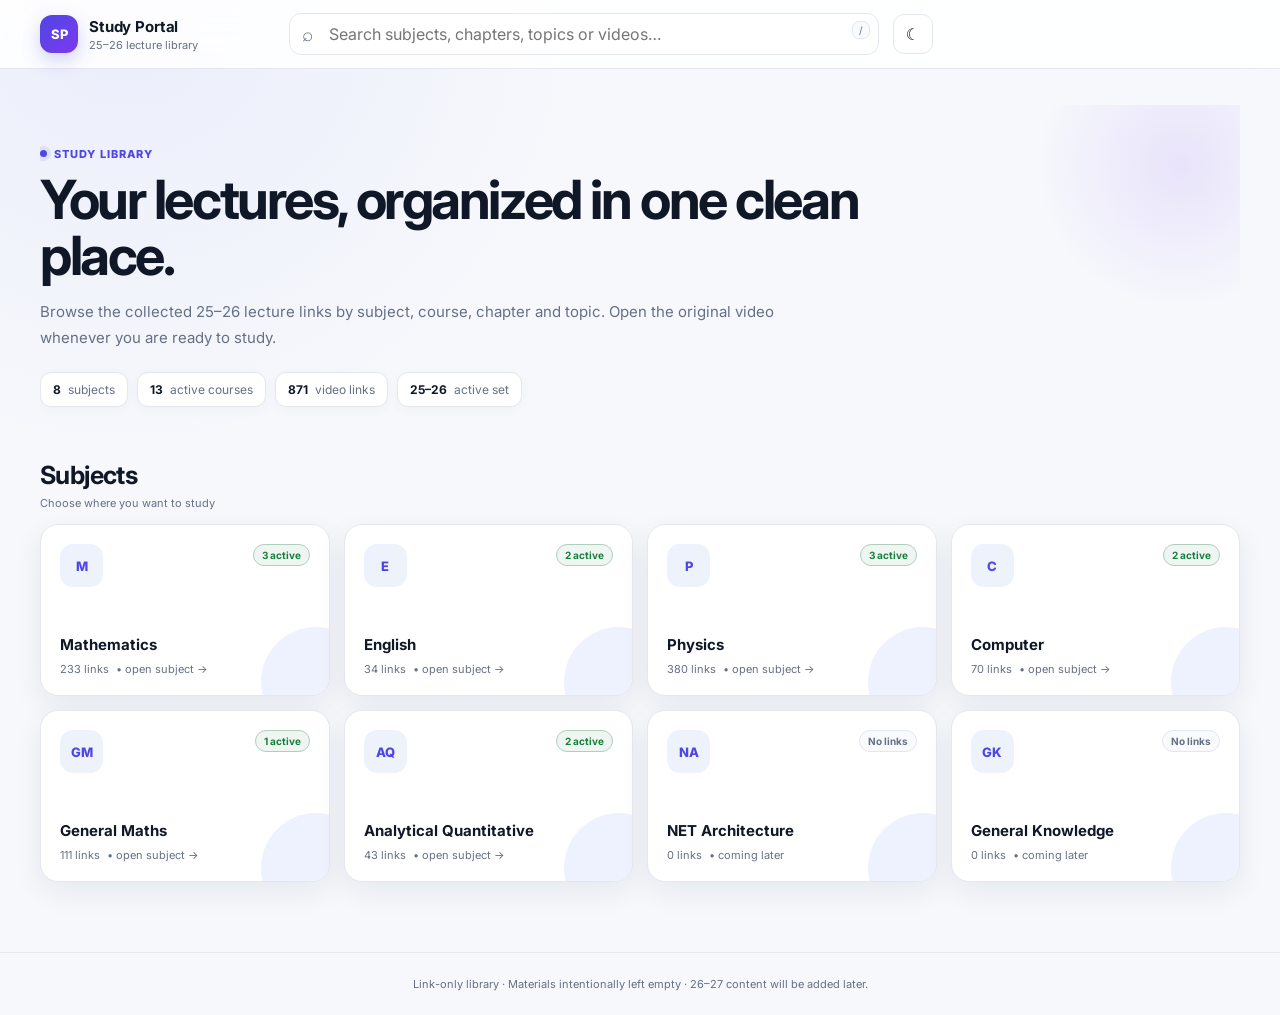
<file: index.html>
<!doctype html>
<html lang="en">
<head>
<meta charset="utf-8">
<meta name="viewport" content="width=device-width,initial-scale=1">
<meta name="theme-color" content="#0f172a">
<meta name="description" content="Study Portal — organized 25–26 lecture links">
<title>Study Portal — 25–26</title>
<link rel="preconnect" href="https://fonts.googleapis.com">
<link rel="preconnect" href="https://fonts.gstatic.com" crossorigin>
<link href="https://fonts.googleapis.com/css2?family=Inter:wght@400;500;600;700;800&display=swap" rel="stylesheet">
<link rel="stylesheet" href="styles.css">
</head>
<body>
<div id="app"><main class="container loading"><div class="loader"></div><p>Loading your library…</p></main></div>
<script src="app.js"></script>
</body>
</html>
</file>
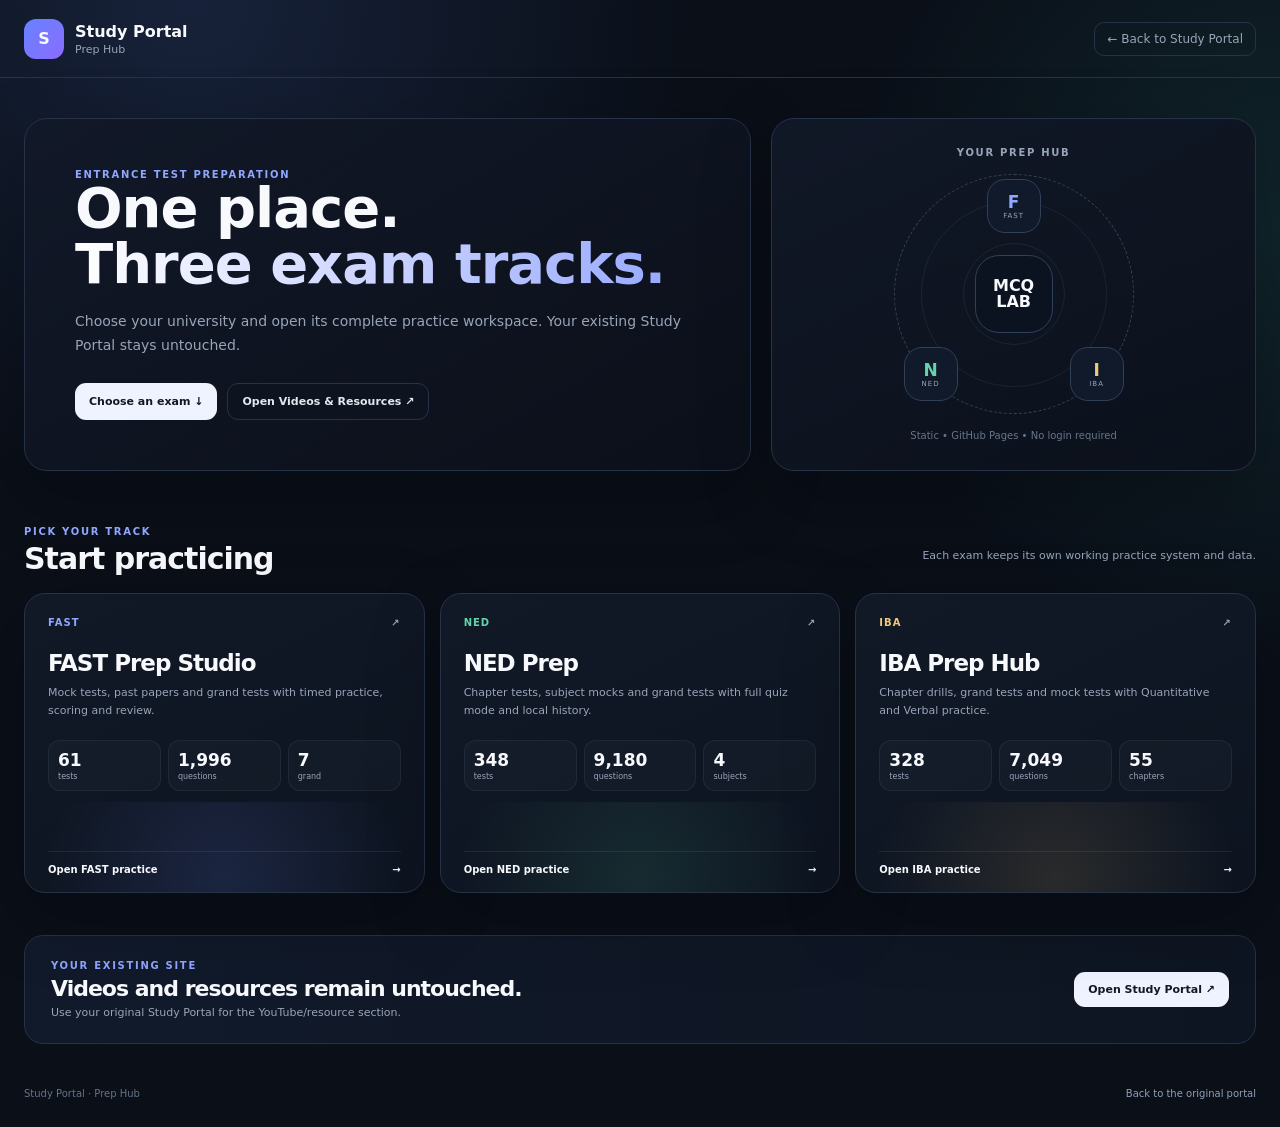
<file: prep/index.html>
<!doctype html>
<html lang="en">
<head>
<meta charset="utf-8">
<meta name="viewport" content="width=device-width,initial-scale=1">
<title>Study Portal — Prep Hub</title>
<meta name="description" content="FAST, NED and IBA entrance-test preparation in one place.">
<link rel="stylesheet" href="styles.css">
</head>
<body>
<header class="topbar">
  <a class="brand" href="../">
    <span class="logo">S</span>
    <span><b>Study Portal</b><small>Prep Hub</small></span>
  </a>
  <a class="back" href="../">← Back to Study Portal</a>
</header>

<main>
  <section class="hero">
    <div>
      <p class="eyebrow">ENTRANCE TEST PREPARATION</p>
      <h1>One place.<br><span>Three exam tracks.</span></h1>
      <p class="intro">
        Choose your university and open its complete practice workspace.
        Your existing Study Portal stays untouched.
      </p>
      <div class="actions">
        <a class="primary" href="#tracks">Choose an exam ↓</a>
        <a class="secondary" href="../">Open Videos & Resources ↗</a>
      </div>
    </div>

    <div class="visual">
      <div class="visual-label">YOUR PREP HUB</div>
      <div class="circle">
        <div class="center">MCQ<br>LAB</div>
        <div class="orb f"><b>F</b><small>FAST</small></div>
        <div class="orb n"><b>N</b><small>NED</small></div>
        <div class="orb i"><b>I</b><small>IBA</small></div>
      </div>
      <p>Static • GitHub Pages • No login required</p>
    </div>
  </section>

  <section id="tracks">
    <div class="heading">
      <div>
        <p class="eyebrow">PICK YOUR TRACK</p>
        <h2>Start practicing</h2>
      </div>
      <p class="note">Each exam keeps its own working practice system and data.</p>
    </div>

    <div class="grid">
      <a class="card fast" href="fast/">
        <div class="card-head"><span>FAST</span><b>↗</b></div>
        <h3>FAST Prep Studio</h3>
        <p>Mock tests, past papers and grand tests with timed practice, scoring and review.</p>
        <div class="stats">
          <div><b>61</b><small>tests</small></div>
          <div><b>1,996</b><small>questions</small></div>
          <div><b>7</b><small>grand</small></div>
        </div>
        <footer>Open FAST practice <b>→</b></footer>
      </a>

      <a class="card ned" href="ned/">
        <div class="card-head"><span>NED</span><b>↗</b></div>
        <h3>NED Prep</h3>
        <p>Chapter tests, subject mocks and grand tests with full quiz mode and local history.</p>
        <div class="stats">
          <div><b>348</b><small>tests</small></div>
          <div><b>9,180</b><small>questions</small></div>
          <div><b>4</b><small>subjects</small></div>
        </div>
        <footer>Open NED practice <b>→</b></footer>
      </a>

      <a class="card iba" href="iba/">
        <div class="card-head"><span>IBA</span><b>↗</b></div>
        <h3>IBA Prep Hub</h3>
        <p>Chapter drills, grand tests and mock tests with Quantitative and Verbal practice.</p>
        <div class="stats">
          <div><b>328</b><small>tests</small></div>
          <div><b>7,049</b><small>questions</small></div>
          <div><b>55</b><small>chapters</small></div>
        </div>
        <footer>Open IBA practice <b>→</b></footer>
      </a>
    </div>
  </section>

  <section class="resource">
    <div>
      <p class="eyebrow">YOUR EXISTING SITE</p>
      <h2>Videos and resources remain untouched.</h2>
      <p>Use your original Study Portal for the YouTube/resource section.</p>
    </div>
    <a class="primary" href="../">Open Study Portal ↗</a>
  </section>
</main>

<footer class="page-footer">
  <span>Study Portal · Prep Hub</span>
  <a href="../">Back to the original portal</a>
</footer>
</body>
</html>
</file>
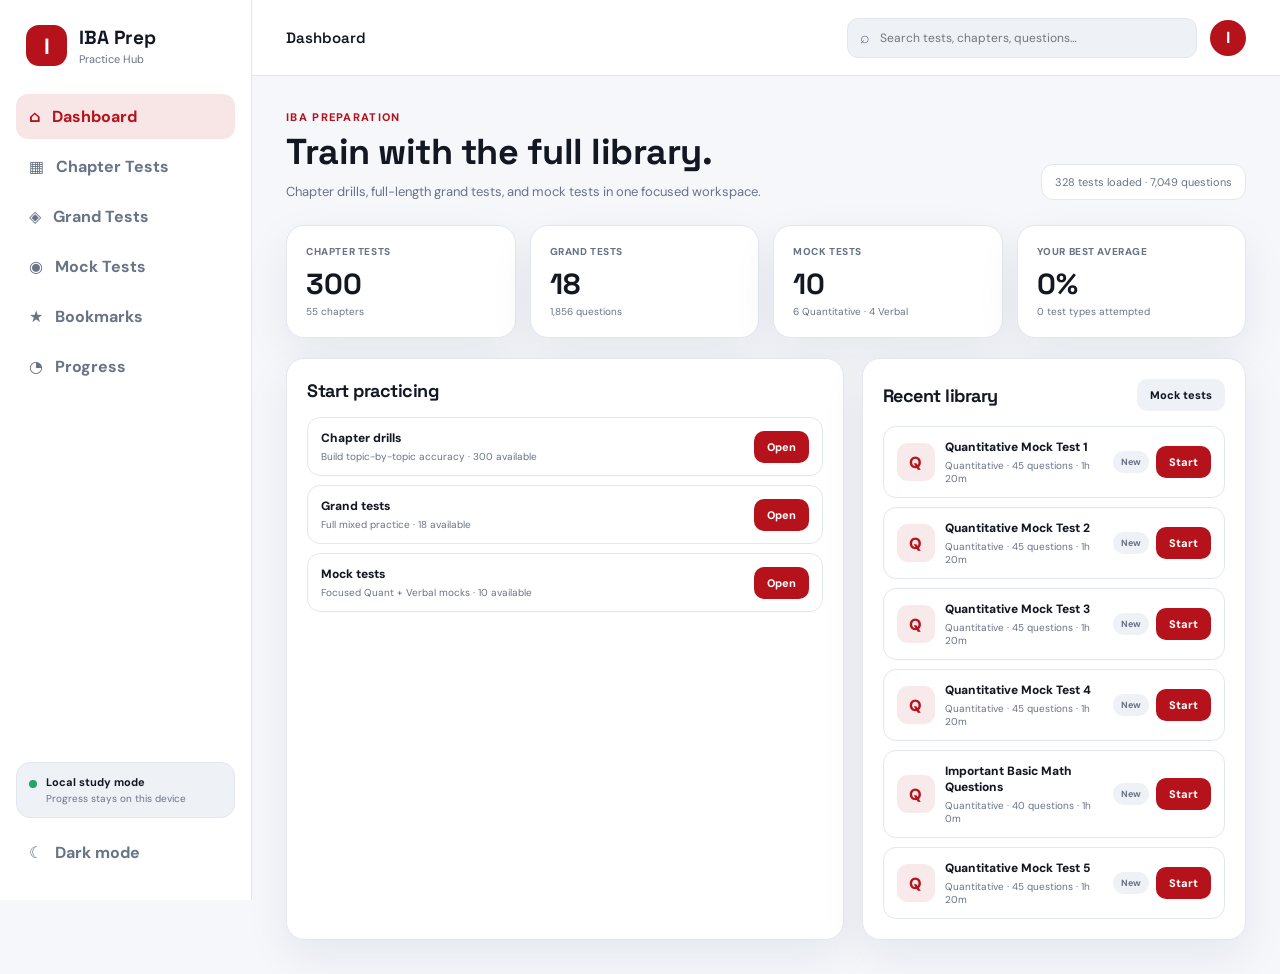
<file: prep/iba/index.html>
<!doctype html>
<html lang="en">
<head>
<meta charset="utf-8"><meta name="viewport" content="width=device-width,initial-scale=1">
<title>IBA Prep Hub</title>
<meta name="description" content="IBA preparation dashboard with chapter tests, grand tests and mock tests.">
<link rel="preconnect" href="https://fonts.googleapis.com">
<link rel="preconnect" href="https://fonts.gstatic.com" crossorigin>
<link href="https://fonts.googleapis.com/css2?family=DM+Sans:wght@400;500;600;700&family=Space+Grotesk:wght@500;600;700&display=swap" rel="stylesheet">
<link rel="stylesheet" href="styles.css">
</head>
<body>
<div id="app">
<aside class="sidebar" id="sidebar">
  <div class="brand"><div class="brandMark">I</div><div><b>IBA Prep</b><small>Practice Hub</small></div></div>
  <nav>
    <button class="nav active" data-view="dashboard">⌂ <span>Dashboard</span></button>
    <button class="nav" data-view="chapters">▦ <span>Chapter Tests</span></button>
    <button class="nav" data-view="grand">◈ <span>Grand Tests</span></button>
    <button class="nav" data-view="mock">◉ <span>Mock Tests</span></button>
    <button class="nav" data-view="bookmarks">★ <span>Bookmarks</span></button>
    <button class="nav" data-view="progress">◔ <span>Progress</span></button>
  </nav>
  <div class="sidebarBottom">
    <div class="local"><i></i><div><b>Local study mode</b><small>Progress stays on this device</small></div></div>
    <button class="theme" id="themeBtn">☾ <span>Dark mode</span></button>
  </div>
</aside>
<main class="main">
<header class="topbar">
  <button class="mobile" id="mobileBtn">☰</button>
  <div class="crumb" id="crumb">Dashboard</div>
  <div class="topRight"><label class="search">⌕ <input id="search" placeholder="Search tests, chapters, questions…"></label><div class="avatar">I</div></div>
</header>
<section id="view-dashboard" class="view active"></section>
<section id="view-chapters" class="view"></section>
<section id="view-grand" class="view"></section>
<section id="view-mock" class="view"></section>
<section id="view-bookmarks" class="view"></section>
<section id="view-progress" class="view"></section>
<section id="view-quiz" class="view"></section>
</main>
</div>
<div id="toast" class="toast"></div>
<script src="data.js"></script><script src="app.js"></script>
</body></html>
</file>
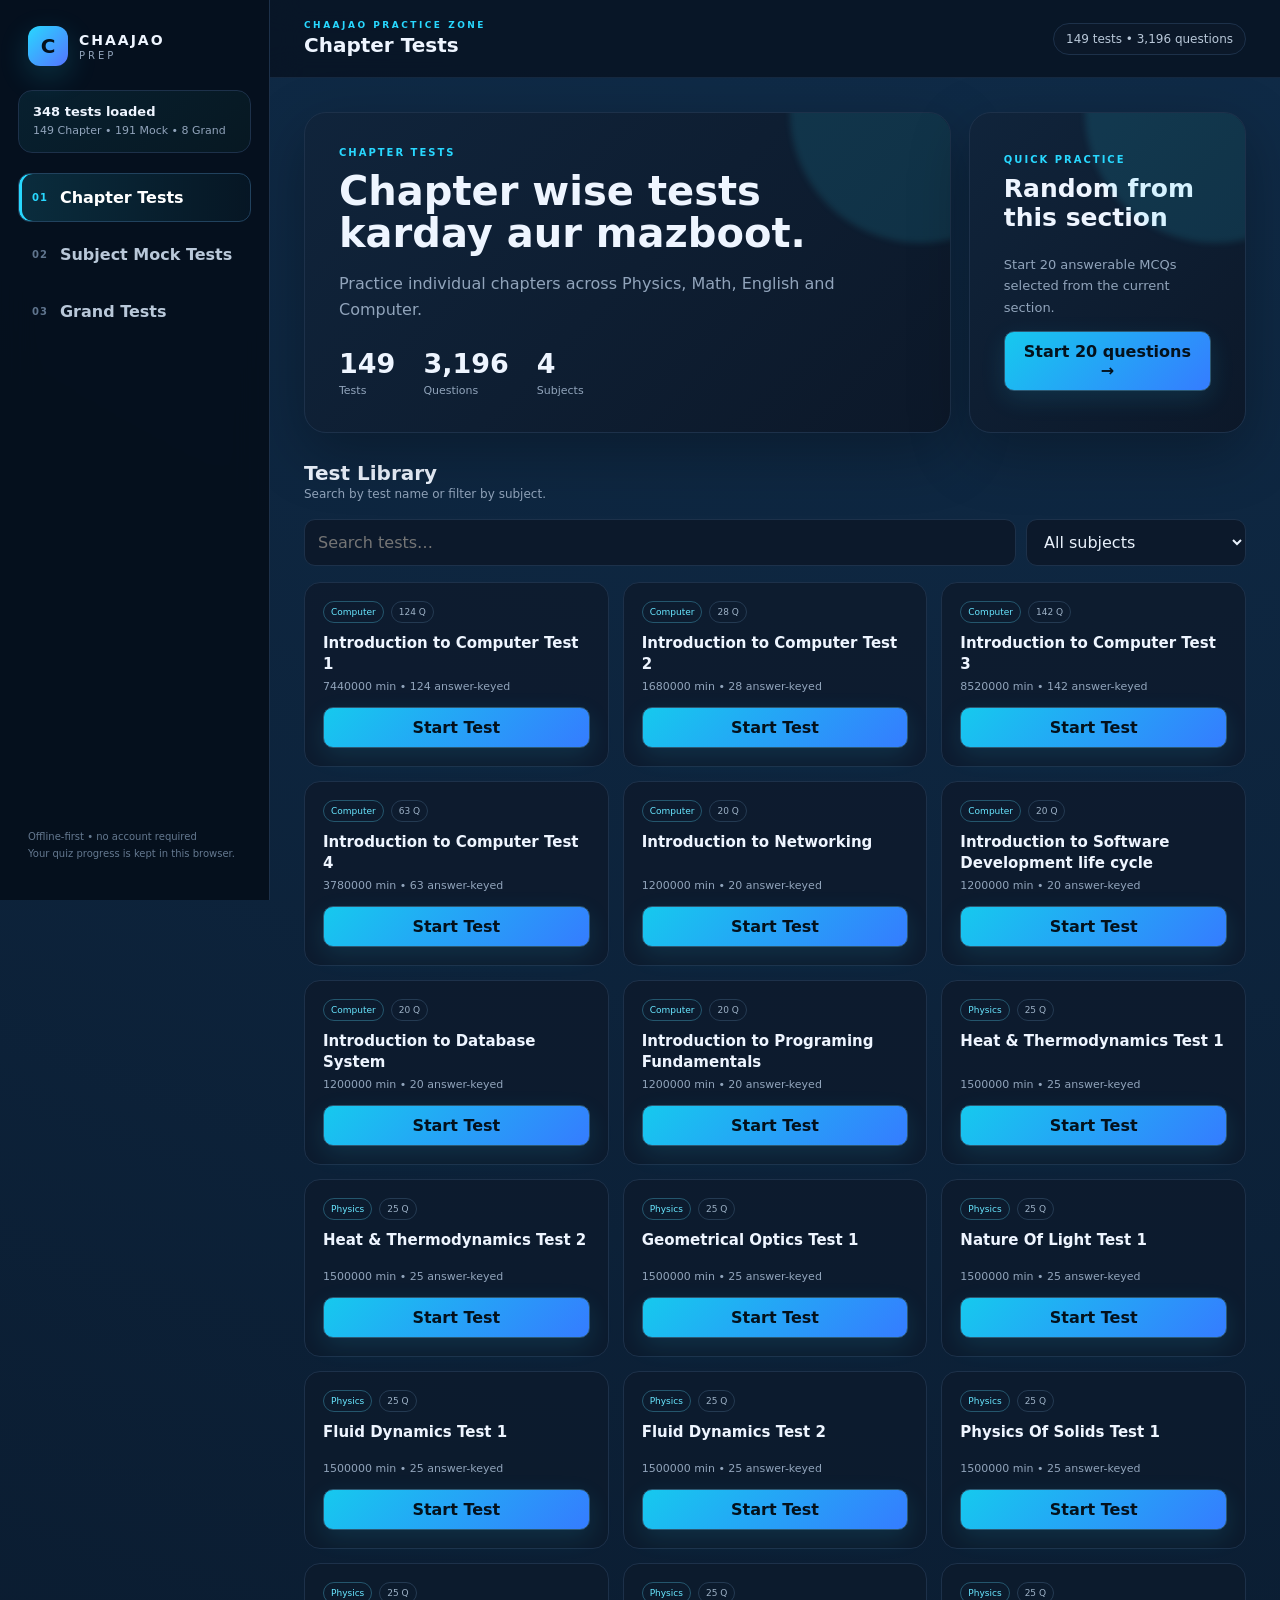
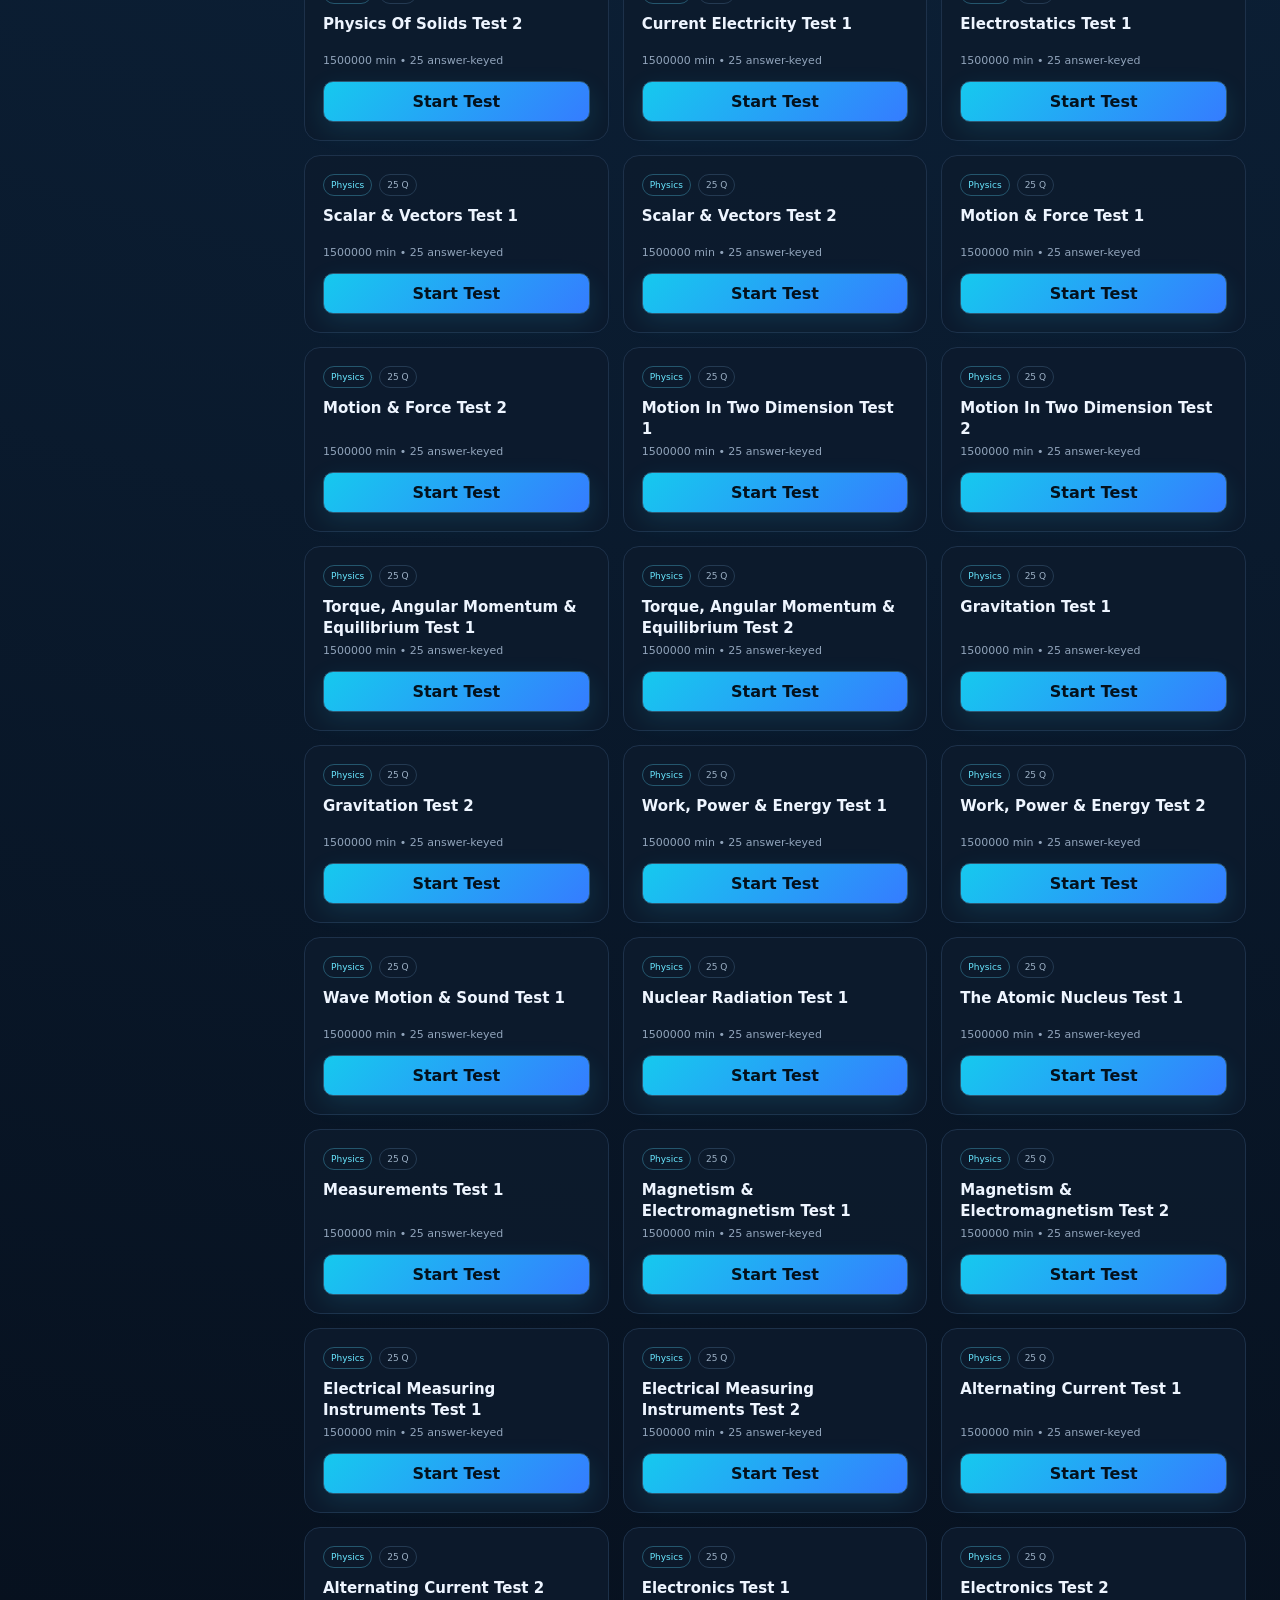
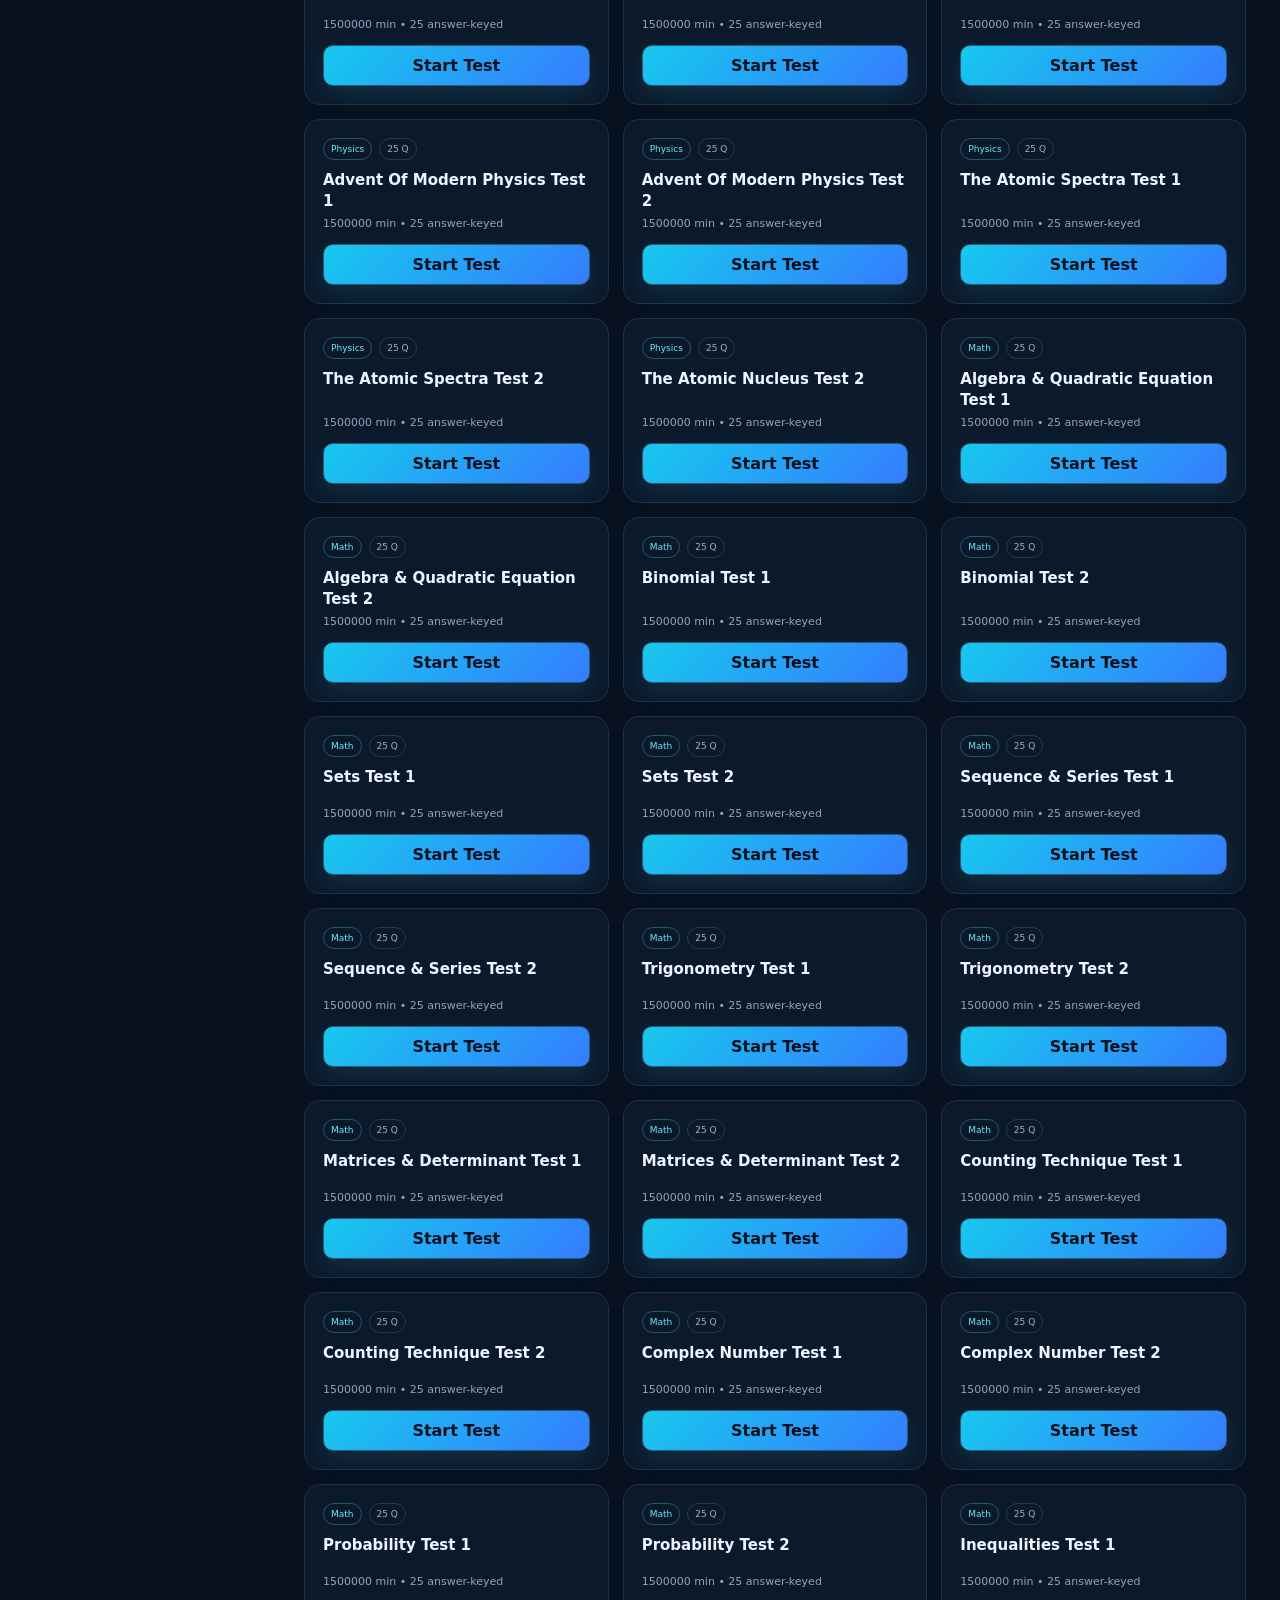
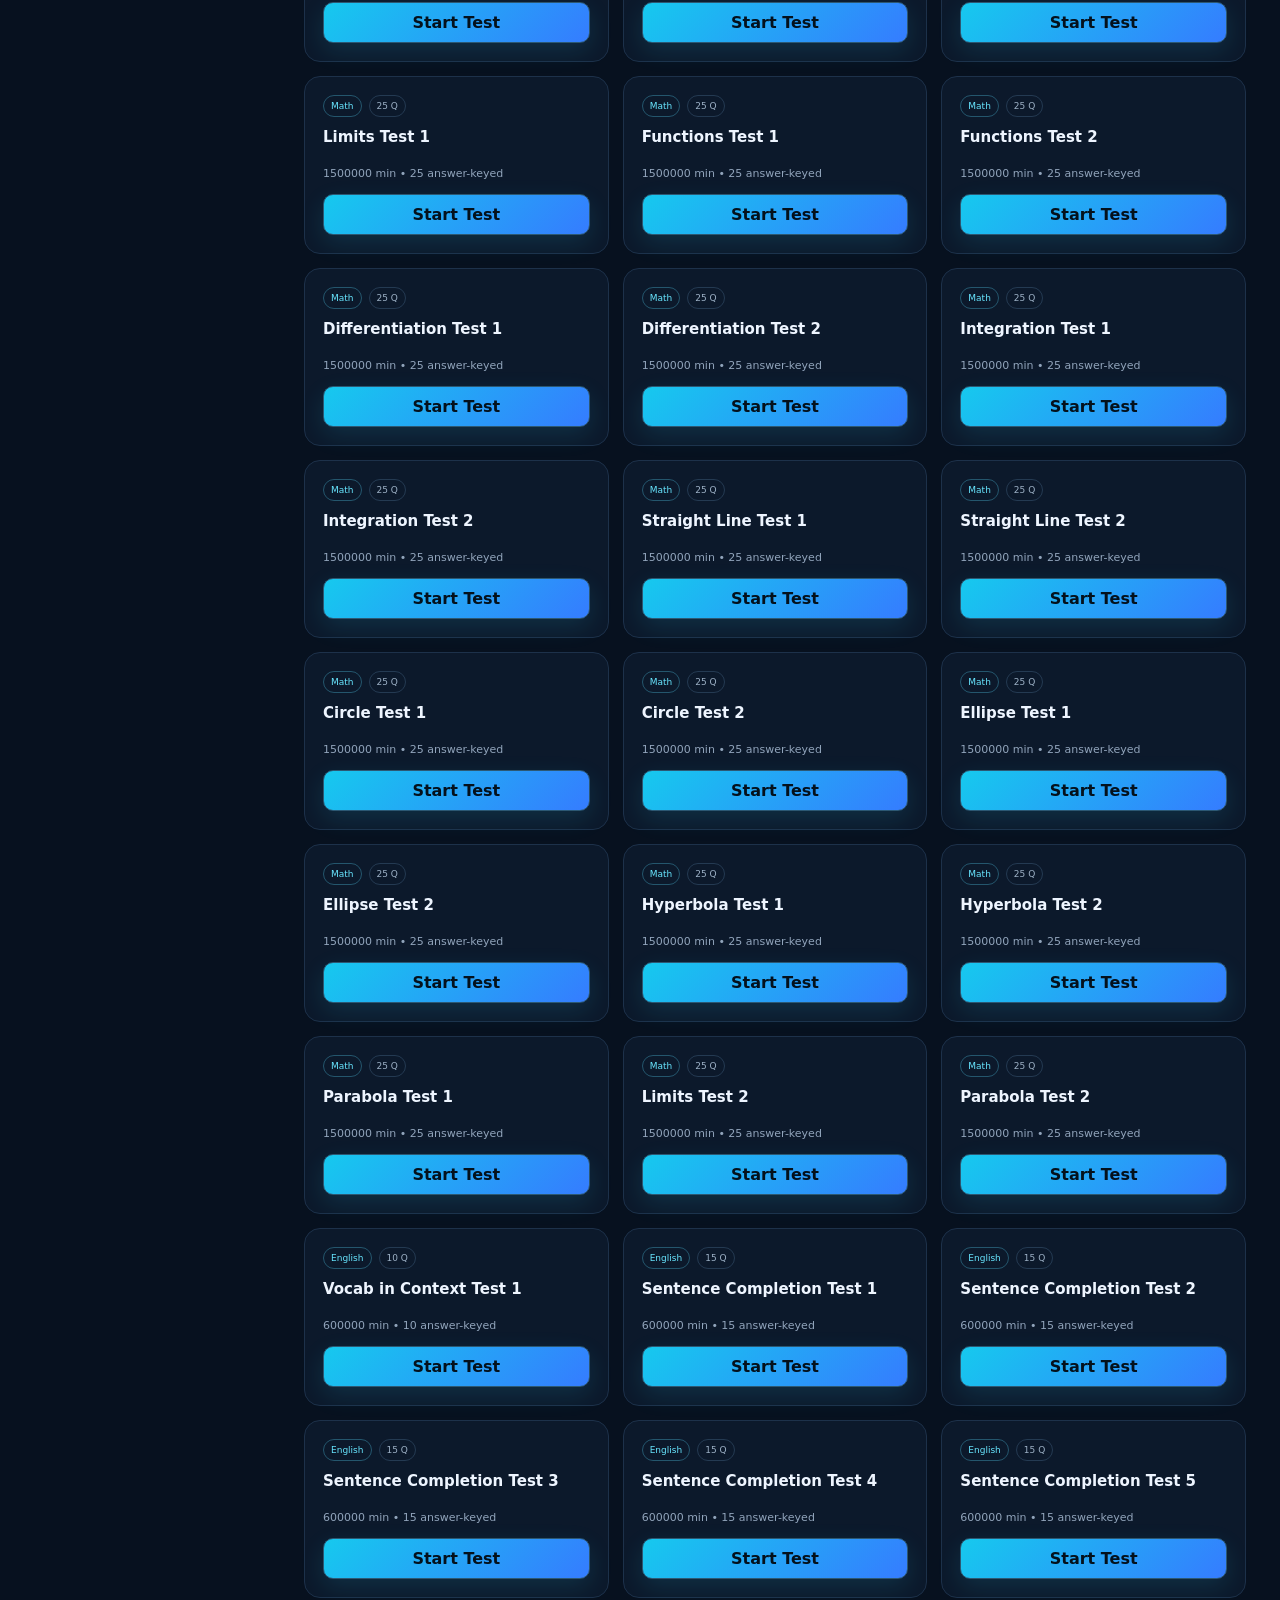
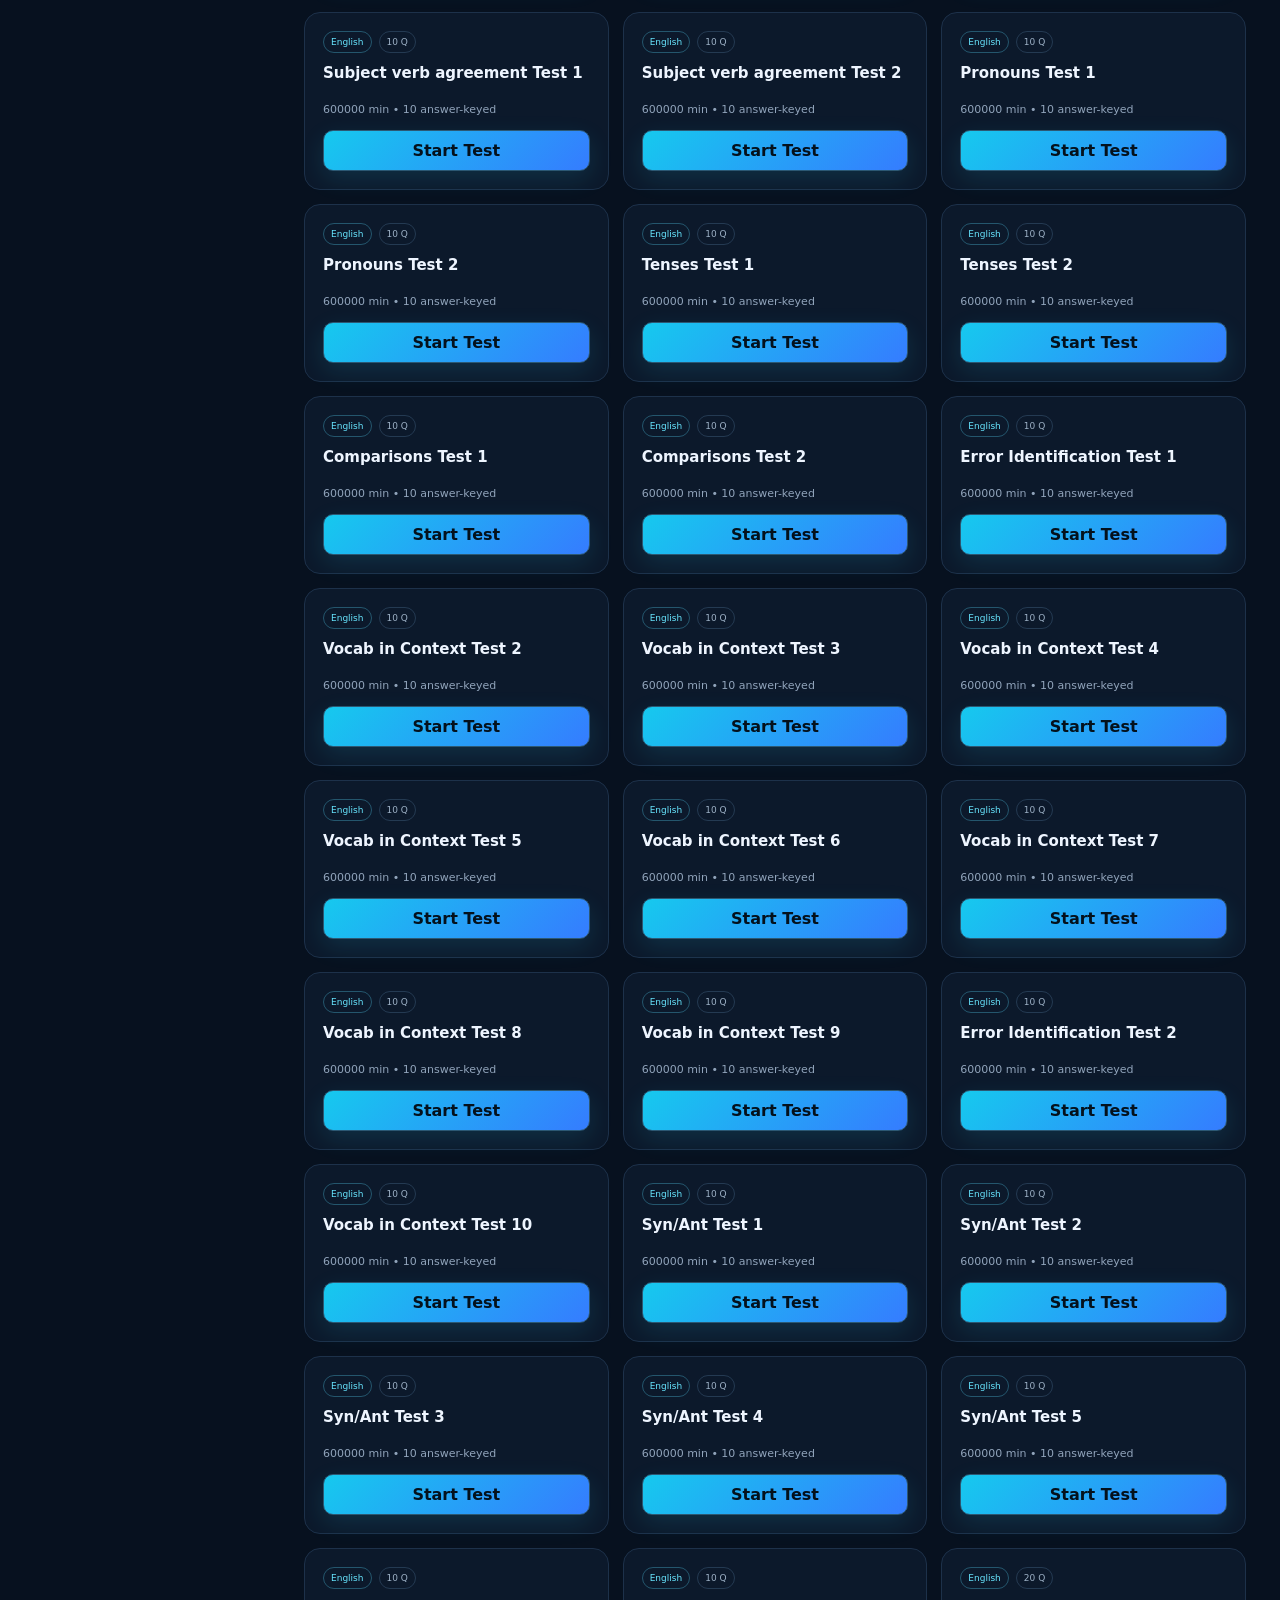
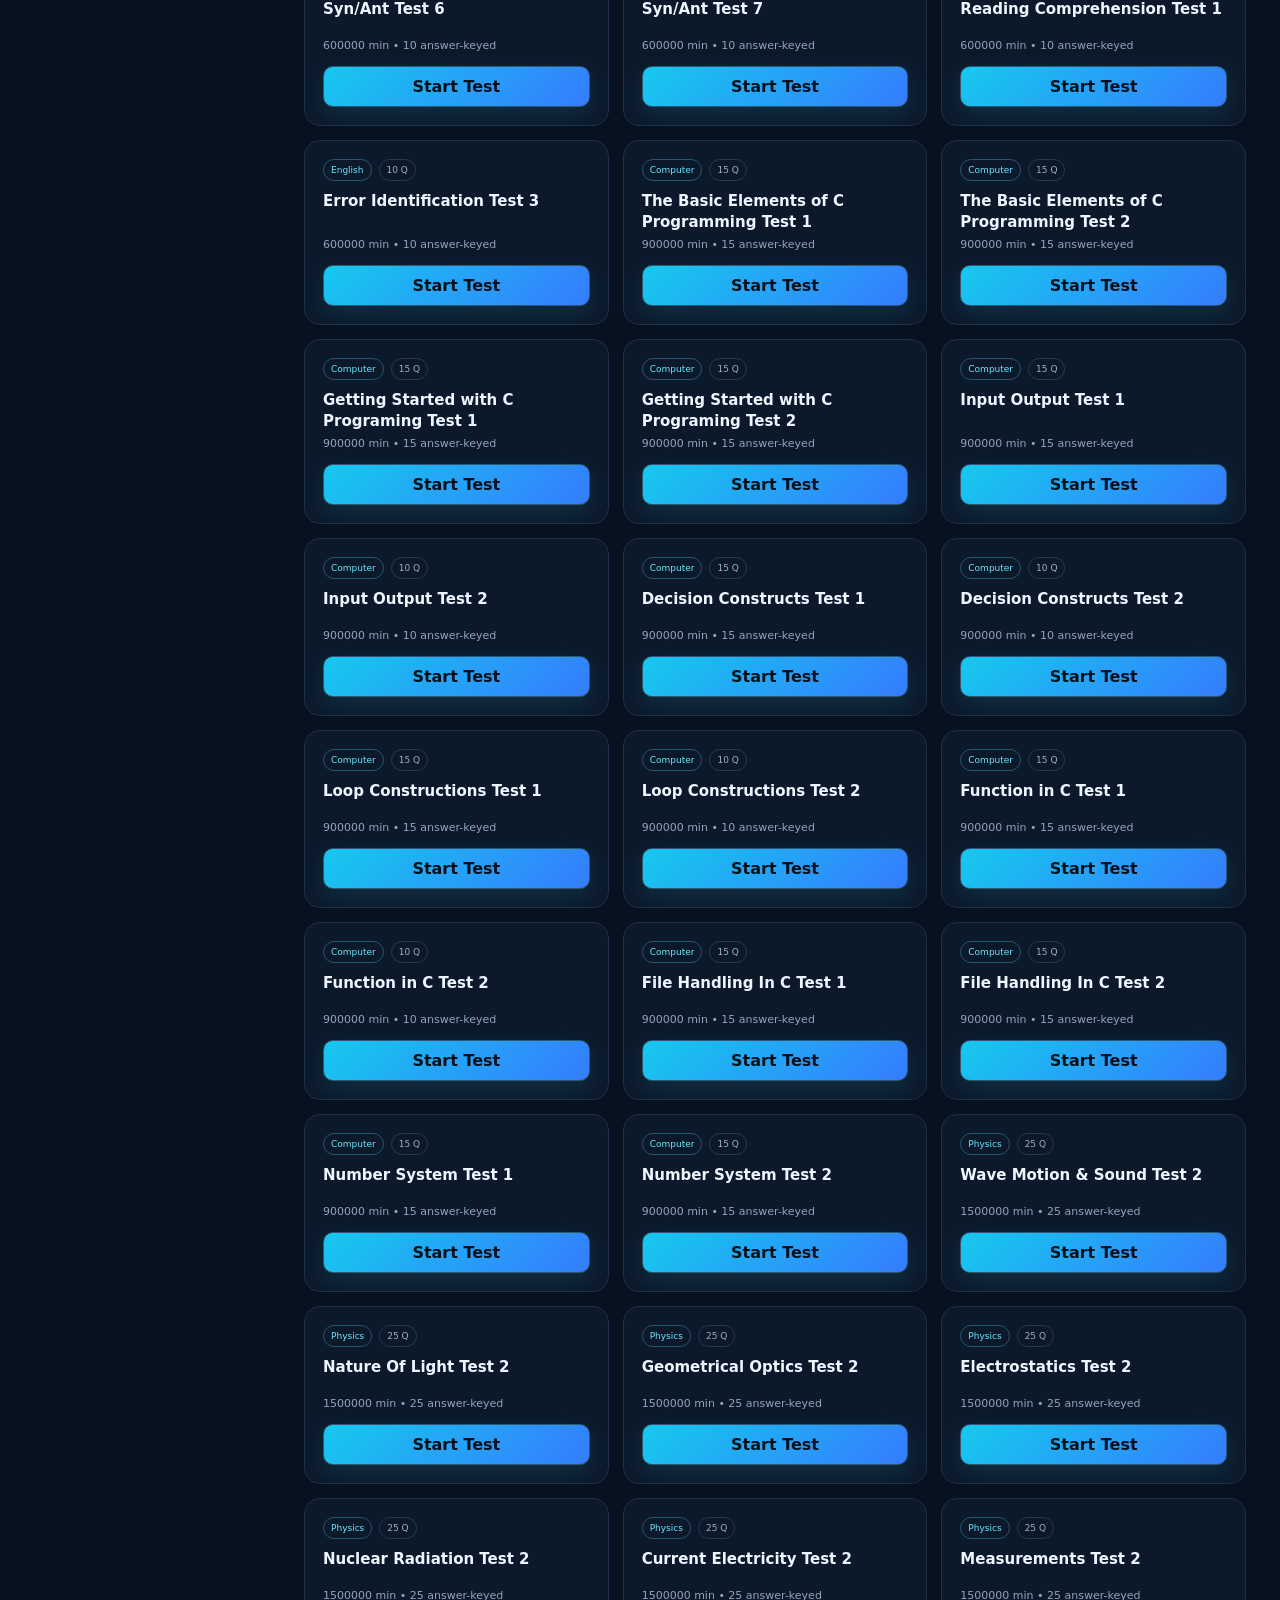
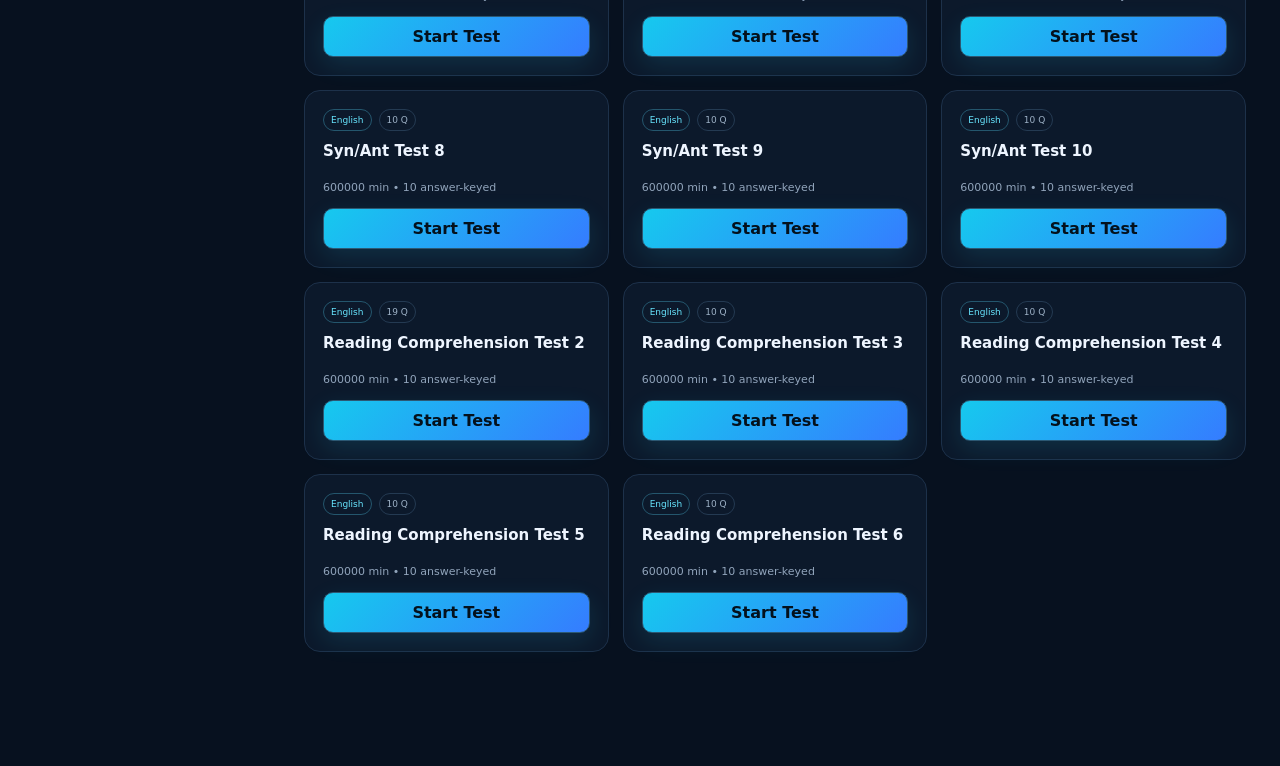
<file: prep/ned/index.html>
<!doctype html>
<html lang="en">
<head>
<meta charset="utf-8">
<meta name="viewport" content="width=device-width,initial-scale=1">
<meta name="theme-color" content="#07111f">
<title>Chaajao Prep — MCQ Practice</title>
<link rel="stylesheet" href="styles.css">
</head>
<body>
<div class="app">
  <aside class="sidebar" id="sidebar">
    <div class="brand"><div class="brand-icon">C</div><div><strong>CHAAJAO</strong><span>PREP</span></div></div>
    <div class="dataset"><b>348 tests loaded</b><span>149 Chapter • 191 Mock • 8 Grand</span></div>
    <nav class="nav" aria-label="Test sections">
      <button class="nav-btn active" data-section="chapter"><span>01</span>Chapter Tests</button>
      <button class="nav-btn" data-section="mock"><span>02</span>Subject Mock Tests</button>
      <button class="nav-btn" data-section="grand"><span>03</span>Grand Tests</button>
    </nav>
    <div class="side-footer">Offline-first • no account required<br>Your quiz progress is kept in this browser.</div>
  </aside>
  <main class="main">
    <header class="topbar">
      <button class="menu" id="menu">☰</button>
      <div><div class="kicker">CHAAJAO PRACTICE ZONE</div><div class="crumb" id="crumb">Chapter Tests</div></div>
      <div class="top-stat" id="topStat">149 tests</div>
    </header>
    <section id="screen" class="screen"></section>
  </main>
</div>
<div id="quizLayer" class="quiz-layer hidden"></div>
<script src="data.js"></script>
<script src="app.js"></script>
</body>
</html>
</file>
<file: styles.css>
:root{
  --bg:#f6f8fc;--bg-soft:#eef2f8;--panel:#ffffff;--panel-soft:#f8fafc;
  --text:#101828;--muted:#667085;--border:#e4e7ec;--border-strong:#d0d5dd;
  --primary:#4f46e5;--primary-2:#7c3aed;--primary-soft:#eef2ff;--success:#15803d;
  --shadow:0 10px 30px rgba(15,23,42,.07);--shadow-hover:0 18px 45px rgba(15,23,42,.11);
  --radius:18px;--radius-sm:12px;
}
*{box-sizing:border-box}html{scroll-behavior:smooth}body{margin:0;min-height:100vh;background:radial-gradient(circle at 10% 0%,rgba(99,102,241,.08),transparent 28rem),var(--bg);color:var(--text);font-family:Inter,ui-sans-serif,system-ui,-apple-system,BlinkMacSystemFont,"Segoe UI",sans-serif}body.dark{--bg:#0b1020;--bg-soft:#111827;--panel:#111827;--panel-soft:#0f172a;--text:#f8fafc;--muted:#98a2b3;--border:#253047;--border-strong:#344054;--primary:#818cf8;--primary-2:#a78bfa;--primary-soft:#1b2140;--success:#4ade80;--shadow:0 12px 35px rgba(0,0,0,.22);--shadow-hover:0 20px 48px rgba(0,0,0,.3)}
a{color:inherit}button,input{font:inherit}button{cursor:pointer}
.topbar{position:sticky;top:0;z-index:50;background:color-mix(in srgb,var(--panel) 88%,transparent);backdrop-filter:blur(16px);border-bottom:1px solid var(--border)}
.topbar-inner{max-width:1240px;margin:auto;padding:13px 20px;display:flex;align-items:center;gap:14px}
.brand{display:flex;align-items:center;gap:11px;min-width:235px;cursor:pointer}.logo{width:38px;height:38px;border-radius:12px;background:linear-gradient(135deg,var(--primary),var(--primary-2));color:#fff;display:grid;place-items:center;font-size:13px;font-weight:800;box-shadow:0 7px 18px rgba(79,70,229,.25)}.brand strong{font-size:15px;letter-spacing:-.01em}.brand small{display:block;color:var(--muted);font-size:11px;margin-top:2px}
.search{flex:1;max-width:590px;position:relative}.search input{width:100%;height:42px;border:1px solid var(--border);background:var(--panel);color:var(--text);border-radius:12px;padding:9px 42px 9px 39px;outline:none;transition:.18s}.search input:focus{border-color:var(--primary);box-shadow:0 0 0 4px rgba(79,70,229,.12)}.search .icon{position:absolute;left:13px;top:10px;color:var(--muted);font-size:19px}.kbd{position:absolute;right:9px;top:8px;border:1px solid var(--border);border-radius:7px;padding:2px 6px;color:var(--muted);font-size:10px;background:var(--panel-soft)}
.icon-btn{width:40px;height:40px;border:1px solid var(--border);background:var(--panel);color:var(--text);border-radius:11px;display:grid;place-items:center;transition:.18s}.icon-btn:hover{border-color:var(--primary);transform:translateY(-1px)}
.container{max-width:1240px;margin:0 auto;padding:36px 20px 70px}.hero{position:relative;padding:36px 0 30px;overflow:hidden}.hero:after{content:"";position:absolute;width:300px;height:300px;border-radius:50%;right:-90px;top:-90px;background:radial-gradient(circle,rgba(124,58,237,.11),transparent 68%);pointer-events:none}.eyebrow{display:inline-flex;align-items:center;gap:7px;font-size:11px;font-weight:800;text-transform:uppercase;letter-spacing:.1em;color:var(--primary)}.eyebrow:before{content:"";width:7px;height:7px;border-radius:50%;background:currentColor;box-shadow:0 0 0 4px rgba(79,70,229,.1)}h1{font-size:clamp(32px,5vw,54px);line-height:1.04;margin:11px 0 13px;letter-spacing:-.045em;max-width:900px}h2{font-size:25px;margin:0 0 6px;letter-spacing:-.025em}h3{font-size:15px;line-height:1.35;margin:0}.lead{font-size:15px;line-height:1.7;color:var(--muted);max-width:760px}
.stats{display:flex;gap:9px;flex-wrap:wrap;margin-top:22px}.stat{background:var(--panel);border:1px solid var(--border);border-radius:11px;padding:9px 12px;color:var(--muted);font-size:12px;box-shadow:0 3px 12px rgba(15,23,42,.03)}.stat b{color:var(--text);margin-right:4px}
.section-head{display:flex;justify-content:space-between;align-items:end;gap:16px;margin:23px 0 14px}.count{font-size:11px;color:var(--muted)}
.grid{display:grid;grid-template-columns:repeat(4,minmax(0,1fr));gap:14px}.card{background:var(--panel);border:1px solid var(--border);border-radius:var(--radius);box-shadow:var(--shadow);transition:.2s transform,.2s box-shadow,.2s border-color}.card:hover{transform:translateY(-3px);border-color:color-mix(in srgb,var(--primary) 30%,var(--border));box-shadow:var(--shadow-hover)}
.subject-card{padding:19px;min-height:172px;display:flex;flex-direction:column;justify-content:space-between;cursor:pointer;position:relative;overflow:hidden}.subject-card:after{content:"";position:absolute;width:110px;height:110px;right:-42px;bottom:-42px;border-radius:50%;background:var(--primary-soft)}.subject-icon{width:43px;height:43px;border-radius:13px;background:linear-gradient(135deg,var(--primary-soft),var(--bg-soft));color:var(--primary);display:grid;place-items:center;font-weight:800;font-size:13px;position:relative;z-index:1}.card-top{display:flex;justify-content:space-between;align-items:flex-start;gap:10px;position:relative;z-index:1}.card-meta{display:flex;gap:7px;flex-wrap:wrap;color:var(--muted);font-size:11px;margin-top:7px;position:relative;z-index:1}
.course-grid{display:grid;grid-template-columns:repeat(2,minmax(0,1fr));gap:12px}.course-card{padding:18px;cursor:pointer}.course-card.empty{cursor:default;background:var(--panel-soft);box-shadow:none}.course-card.empty:hover{transform:none;border-color:var(--border)}
.badge{display:inline-flex;align-items:center;border:1px solid var(--border);border-radius:999px;padding:4px 8px;font-size:10px;font-weight:700;color:var(--muted);background:var(--panel-soft);white-space:nowrap}.badge.green{color:var(--success);border-color:color-mix(in srgb,var(--success) 25%,var(--border));background:color-mix(in srgb,var(--success) 7%,var(--panel))}.badge.purple{color:var(--primary);border-color:color-mix(in srgb,var(--primary) 25%,var(--border));background:var(--primary-soft)}
.breadcrumb{display:flex;gap:7px;align-items:center;color:var(--muted);font-size:12px;margin:6px 0 24px;flex-wrap:wrap}.crumb{cursor:pointer}.crumb:hover{color:var(--primary)}
.chapter-list{display:flex;flex-direction:column;gap:10px}.chapter{background:var(--panel);border:1px solid var(--border);border-radius:14px;overflow:hidden;box-shadow:0 3px 14px rgba(15,23,42,.035)}.chapter summary{list-style:none;cursor:pointer;padding:15px 17px;display:flex;justify-content:space-between;align-items:center;gap:12px}.chapter summary::-webkit-details-marker{display:none}.chapter summary:hover{background:var(--panel-soft)}.chapter summary .chev{color:var(--muted);transition:.18s}.chapter[open] summary .chev{transform:rotate(180deg);color:var(--primary)}.chapter-body{border-top:1px solid var(--border);padding:10px 12px}
.topic-group{padding:8px 5px}.topic-title{font-size:10px;font-weight:800;color:var(--muted);text-transform:uppercase;letter-spacing:.075em;margin:4px 7px 7px}.video-list{display:flex;flex-direction:column;gap:5px}.video{display:flex;align-items:center;justify-content:space-between;gap:12px;padding:10px 10px;border:1px solid transparent;border-radius:10px}.video:hover{background:var(--panel-soft);border-color:var(--border)}.video-info{min-width:0}.video-name{font-size:13px;font-weight:700;line-height:1.4}.video-topics{font-size:11px;color:var(--muted);margin-top:3px;line-height:1.45}.watch{text-decoration:none;border:1px solid color-mix(in srgb,var(--primary) 22%,var(--border));background:var(--primary-soft);border-radius:9px;padding:7px 10px;font-size:11px;font-weight:800;color:var(--primary);white-space:nowrap;transition:.18s}.watch:hover{border-color:var(--primary);transform:translateY(-1px)}
.results{display:flex;flex-direction:column;gap:8px;margin-top:18px}.result{background:var(--panel);border:1px solid var(--border);border-radius:12px;padding:13px 15px;display:flex;justify-content:space-between;gap:12px;align-items:center}.result small{color:var(--muted);display:block;margin-top:4px;font-size:11px}.empty-search{text-align:center;padding:55px;color:var(--muted);background:var(--panel);border:1px dashed var(--border);border-radius:14px}
.footer{border-top:1px solid var(--border);padding:24px 20px;color:var(--muted);font-size:11px;text-align:center}.loading{display:grid;place-items:center;min-height:70vh;color:var(--muted)}.loader{width:28px;height:28px;border:3px solid var(--border);border-top-color:var(--primary);border-radius:50%;animation:spin .7s linear infinite}@keyframes spin{to{transform:rotate(360deg)}}
@media(max-width:1000px){.grid{grid-template-columns:repeat(3,minmax(0,1fr))}.brand{min-width:205px}}
@media(max-width:800px){.grid{grid-template-columns:repeat(2,minmax(0,1fr))}.course-grid{grid-template-columns:1fr}.topbar-inner{flex-wrap:wrap}.brand{min-width:auto}.search{order:3;max-width:none;flex-basis:calc(100% - 54px)}.icon-btn{order:2}.search .kbd{display:none}}
@media(max-width:560px){.container{padding:22px 13px 48px}.topbar-inner{padding:10px 13px}.grid{grid-template-columns:1fr}.subject-card{min-height:145px}.hero{padding:23px 0 25px}.section-head{align-items:flex-start;flex-direction:column}.video{align-items:flex-start}.watch{padding:7px 9px}.brand small{display:none}.stats{gap:7px}}
</file>
<file: prep/styles.css>
*{box-sizing:border-box}
:root{--bg:#0a0f18;--panel:#111827;--panel2:#0f1622;--text:#f7f9fc;--muted:#98a5b9;--line:#263246;--blue:#6f89ff;--green:#54ca9d;--gold:#efc36f;--shadow:0 24px 70px rgba(0,0,0,.25)}
html{scroll-behavior:smooth}
body{margin:0;color:var(--text);background:radial-gradient(circle at 15% 0,#17223a 0,transparent 32%),radial-gradient(circle at 100% 20%,#10252b 0,transparent 28%),var(--bg);font-family:Inter,system-ui,-apple-system,BlinkMacSystemFont,"Segoe UI",sans-serif}
a{color:inherit;text-decoration:none}
.topbar{height:78px;max-width:1280px;margin:auto;padding:0 24px;border-bottom:1px solid var(--line);display:flex;align-items:center;justify-content:space-between}
.brand{display:flex;gap:11px;align-items:center}.brand .logo{width:40px;height:40px;border-radius:12px;background:linear-gradient(135deg,#6683ff,#8b6bff);display:grid;place-items:center;font-weight:900}.brand b,.brand small{display:block}.brand b{font-size:16px}.brand small{font-size:11px;color:var(--muted);margin-top:2px}
.back{font-size:12px;color:var(--muted);border:1px solid var(--line);padding:9px 12px;border-radius:10px}.back:hover{background:var(--panel);color:var(--text)}
main{max-width:1280px;margin:auto;padding:40px 24px 34px}
.hero{display:grid;grid-template-columns:1.2fr .8fr;gap:20px}
.hero>div{border:1px solid var(--line);border-radius:23px;background:linear-gradient(150deg,rgba(17,24,39,.96),rgba(11,16,26,.9));box-shadow:var(--shadow)}
.hero>div:first-child{padding:50px}.hero>div:last-child{padding:28px;display:flex;align-items:center;justify-content:center;flex-direction:column}
.eyebrow{margin:0;color:#90a6ff;font-size:10px;font-weight:900;letter-spacing:1.7px}
h1,h2,h3{font-family:ui-sans-serif,system-ui,sans-serif;letter-spacing:-1px;margin:0}h1{font-size:56px;line-height:1}.hero h1 span{background:linear-gradient(90deg,#fff,#99aaff);-webkit-background-clip:text;background-clip:text;color:transparent}
.intro{max-width:620px;color:var(--muted);font-size:14px;line-height:1.7;margin:18px 0 0}
.actions{display:flex;gap:10px;flex-wrap:wrap;margin-top:25px}.primary,.secondary{display:inline-flex;align-items:center;gap:9px;padding:11px 14px;border-radius:11px;font-size:11px;font-weight:900}.primary{background:#eff2ff;color:#111827}.secondary{border:1px solid var(--line);color:#e4e8ef;background:#0d1420}.primary:hover,.secondary:hover{transform:translateY(-1px)}
.visual-label{font-size:10px;letter-spacing:1.7px;color:var(--muted);font-weight:900}
.circle{position:relative;width:240px;height:240px;margin:16px 0;border:1px dashed #344257;border-radius:50%}.circle:before,.circle:after{content:"";position:absolute;border:1px solid rgba(121,142,175,.13);border-radius:50%}.circle:before{inset:26px}.circle:after{inset:68px}
.center{position:absolute;left:50%;top:50%;transform:translate(-50%,-50%);width:78px;height:78px;border-radius:24px;background:#0c1320;border:1px solid #30405a;display:grid;place-items:center;text-align:center;font-weight:900;line-height:1.05}
.orb{position:absolute;width:54px;height:54px;border-radius:18px;background:#111a2a;border:1px solid #314057;display:grid;place-items:center;align-content:center}.orb b{font-size:17px}.orb small{font-size:7px;color:var(--muted);letter-spacing:1px}.orb.f{top:4px;left:50%;transform:translateX(-50%);color:#91a7ff}.orb.n{left:9px;bottom:12px;color:#63d5ae}.orb.i{right:9px;bottom:12px;color:#f0c979}.visual>p:last-child{margin:0;color:#67758b;font-size:10px}
#tracks{padding-top:55px}.heading{display:flex;justify-content:space-between;gap:20px;align-items:end;margin-bottom:17px}.heading h2{font-size:30px;margin-top:4px}.note{max-width:450px;color:var(--muted);font-size:11px;line-height:1.6;text-align:right}
.grid{display:grid;grid-template-columns:repeat(3,1fr);gap:15px}.card{position:relative;min-height:300px;padding:23px;border-radius:21px;border:1px solid var(--line);background:linear-gradient(155deg,#111927,#0d1420);overflow:hidden;transition:.18s;box-shadow:var(--shadow)}.card:hover{transform:translateY(-4px)}.card.fast:hover{border-color:#526fd0}.card.ned:hover{border-color:#3f9e7d}.card.iba:hover{border-color:#b68b49}.card:before{content:"";position:absolute;left:-15%;right:-15%;bottom:-60px;height:150px;background:radial-gradient(circle,rgba(108,135,255,.14),transparent 66%);pointer-events:none}.card.ned:before{background:radial-gradient(circle,rgba(84,202,157,.12),transparent 66%)}.card.iba:before{background:radial-gradient(circle,rgba(239,195,111,.12),transparent 66%)}
.card-head{display:flex;justify-content:space-between;color:var(--muted);font-size:10px;font-weight:900;letter-spacing:1px}.fast .card-head span{color:#90a6ff}.ned .card-head span{color:#63d5ae}.iba .card-head span{color:#efc979}.card h3{font-size:23px;margin-top:22px}.card p{color:var(--muted);font-size:11px;line-height:1.7;margin:8px 0 0}.stats{display:flex;gap:7px;margin-top:19px}.stats div{flex:1;padding:9px;border:1px solid rgba(120,139,170,.12);border-radius:12px;background:rgba(255,255,255,.025)}.stats b,.stats small{display:block}.stats b{font-size:17px}.stats small{font-size:8px;color:var(--muted);margin-top:2px}.card>footer{position:absolute;left:23px;right:23px;bottom:17px;padding-top:12px;border-top:1px solid rgba(120,139,170,.14);display:flex;justify-content:space-between;font-size:10px;font-weight:900}
.resource{margin-top:42px;padding:24px 26px;border:1px solid var(--line);border-radius:19px;background:linear-gradient(90deg,#111a2b,#0e1522);display:flex;justify-content:space-between;align-items:center;gap:20px}.resource h2{font-size:22px;margin:5px 0}.resource p:last-child{color:var(--muted);font-size:11px;margin:0}
.page-footer{max-width:1280px;margin:auto;padding:10px 24px 28px;display:flex;justify-content:space-between;color:#65738a;font-size:10px}.page-footer a{color:#91a0b7}
@media(max-width:900px){.hero{grid-template-columns:1fr}.grid{grid-template-columns:1fr}.heading,.resource{align-items:flex-start;flex-direction:column}.note{text-align:left}h1{font-size:45px}}
@media(max-width:600px){.topbar{padding:0 15px}.back{display:none}main{padding:24px 15px}.hero>div:first-child{padding:28px 22px}h1{font-size:39px}.resource{padding:21px}.page-footer{padding:10px 15px 25px;gap:12px;flex-direction:column}.circle{width:215px;height:215px}}
</file>
<file: prep/iba/styles.css>
:root{--bg:#f5f7fb;--card:#fff;--soft:#eef2f7;--text:#121722;--muted:#697386;--line:#e2e7ef;--red:#b5121b;--red2:#8e0d14;--green:#16845a;--gold:#b87b12;--shadow:0 16px 45px rgba(16,24,40,.07);--r:18px}
[data-theme=dark]{--bg:#0b0f15;--card:#131922;--soft:#1a222e;--text:#f5f7fa;--muted:#98a4b4;--line:#283241;--shadow:0 18px 50px rgba(0,0,0,.3)}
*{box-sizing:border-box}html,body{margin:0;background:var(--bg);color:var(--text);font-family:"DM Sans",system-ui,sans-serif}button,input,select{font:inherit}button{cursor:pointer}
.sidebar{position:fixed;left:0;top:0;bottom:0;width:252px;background:var(--card);border-right:1px solid var(--line);padding:25px 16px;display:flex;flex-direction:column;z-index:20}.brand{display:flex;gap:12px;align-items:center;padding:0 10px 28px}.brandMark{width:41px;height:41px;border-radius:13px;background:var(--red);color:white;display:grid;place-items:center;font:700 22px "Space Grotesk"}.brand b{display:block;font:700 19px "Space Grotesk"}.brand small{display:block;color:var(--muted);font-size:11px;margin-top:2px}
nav{display:grid;gap:5px}.nav,.theme{border:0;background:transparent;color:var(--muted);border-radius:12px;padding:12px 13px;text-align:left;display:flex;align-items:center;gap:12px;font-weight:700}.nav:hover,.theme:hover{background:var(--soft);color:var(--text)}.nav.active{background:rgba(181,18,27,.1);color:var(--red)}
.sidebarBottom{margin-top:auto;display:grid;gap:12px}.local{display:flex;gap:9px;background:var(--soft);border:1px solid var(--line);border-radius:14px;padding:12px}.local i{width:8px;height:8px;border-radius:50%;background:#22a66b;margin-top:5px}.local b,.local small{display:block}.local b{font-size:11px}.local small{font-size:10px;color:var(--muted);margin-top:3px}
.main{margin-left:252px;min-height:100vh}.topbar{height:76px;background:var(--card);border-bottom:1px solid var(--line);position:sticky;top:0;z-index:10;display:flex;align-items:center;justify-content:space-between;padding:0 34px}.crumb{font:600 15px "Space Grotesk"}.topRight{display:flex;align-items:center;gap:13px}.search{width:350px;height:40px;border:1px solid var(--line);background:var(--soft);border-radius:11px;display:flex;align-items:center;gap:8px;padding:0 12px;color:var(--muted)}.search input{width:100%;border:0;outline:0;background:transparent;color:var(--text);font-size:12px}.avatar{width:36px;height:36px;border-radius:50%;background:var(--red);color:white;display:grid;place-items:center;font-weight:800}.mobile{display:none;border:0;background:transparent;color:var(--text);font-size:20px}
.view{display:none;max-width:1500px;margin:auto;padding:34px}.view.active{display:block}.hero{display:flex;justify-content:space-between;gap:20px;align-items:end;margin-bottom:25px}.eyebrow{color:var(--red);font-weight:800;font-size:11px;letter-spacing:1.3px;text-transform:uppercase}h1,h2,h3{font-family:"Space Grotesk";margin:0;letter-spacing:-.5px}h1{font-size:36px;margin-top:5px}.sub{color:var(--muted);font-size:13px;margin-top:8px}.heroBadge{border:1px solid var(--line);background:var(--card);border-radius:12px;padding:10px 13px;color:var(--muted);font-size:11px}
.stats{display:grid;grid-template-columns:repeat(4,1fr);gap:14px;margin-bottom:20px}.stat,.panel,.card{background:var(--card);border:1px solid var(--line);border-radius:var(--r);box-shadow:var(--shadow)}.stat{padding:19px}.stat .label{font-size:10px;color:var(--muted);font-weight:800;letter-spacing:.6px}.stat .num{font:700 29px "Space Grotesk";margin-top:7px}.stat .hint{font-size:10px;color:var(--muted);margin-top:3px}
.two{display:grid;grid-template-columns:1.45fr 1fr;gap:18px}.panel{padding:20px}.panelHead{display:flex;justify-content:space-between;align-items:center;margin-bottom:15px}.panelHead h2{font-size:18px}.muted{color:var(--muted)}.btn{border:0;border-radius:10px;padding:9px 13px;font-size:11px;font-weight:800}.primary{background:var(--red);color:#fff}.primary:hover{background:var(--red2)}.ghost{background:var(--soft);color:var(--text)}.danger{background:rgba(181,18,27,.1);color:var(--red)}
.list{display:grid;gap:9px}.row{border:1px solid var(--line);border-radius:13px;padding:12px 13px;display:flex;justify-content:space-between;align-items:center;gap:10px}.row:hover{border-color:#bbc3cf}.rowTitle{font-weight:800;font-size:12px}.rowSub{font-size:10px;color:var(--muted);margin-top:4px}.rowLeft{display:flex;align-items:center;gap:10px;min-width:0}.icon{width:38px;height:38px;border-radius:11px;background:rgba(181,18,27,.09);color:var(--red);display:grid;place-items:center;font-weight:900;flex:none}.tag{font-size:9px;font-weight:800;color:var(--muted);background:var(--soft);border-radius:999px;padding:5px 8px;white-space:nowrap}
.subjects{display:grid;grid-template-columns:1fr 1fr;gap:10px}.subject{border:1px solid var(--line);border-radius:14px;padding:16px}.subject b{font-size:12px}.subject .big{font:700 28px "Space Grotesk";margin-top:5px}.subject small{display:block;color:var(--muted);font-size:10px;margin:3px 0 12px}.bar{height:6px;background:var(--soft);border-radius:99px;overflow:hidden}.bar i{display:block;height:100%;background:var(--red)}
.toolbar{display:flex;gap:9px;flex-wrap:wrap;margin:17px 0}.select,.input{border:1px solid var(--line);background:var(--card);color:var(--text);border-radius:10px;padding:9px 11px;font-size:11px;outline:0}.input{min-width:230px}
.cards{display:grid;grid-template-columns:repeat(3,1fr);gap:14px}.testCard{padding:18px;min-height:190px;display:flex;flex-direction:column}.testCard .number{font:700 25px "Space Grotesk";color:var(--red)}.testCard h3{font-size:15px;margin-top:6px;line-height:1.3}.testCard p{font-size:10px;color:var(--muted);line-height:1.55}.testFoot{margin-top:auto;display:flex;justify-content:space-between;align-items:center;gap:8px}
.chapterLayout{display:grid;grid-template-columns:285px 1fr;gap:17px}.chapterSide{padding:15px;position:sticky;top:95px;max-height:calc(100vh - 120px);overflow:auto}.chapterBtn{display:block;width:100%;border:0;background:transparent;color:var(--muted);padding:9px 10px;text-align:left;border-radius:9px;font-size:10px;font-weight:700}.chapterBtn:hover,.chapterBtn.active{background:rgba(181,18,27,.08);color:var(--red)}
.countLine{font-size:10px;color:var(--muted);margin:8px 0 14px}.empty{border:1px dashed var(--line);border-radius:15px;padding:42px;text-align:center;color:var(--muted)}
.quizWrap{max-width:1020px;margin:auto}.quizTop{display:flex;justify-content:space-between;align-items:center;margin-bottom:15px}.timer{font:700 18px "Space Grotesk";border:1px solid var(--line);background:var(--card);padding:10px 13px;border-radius:12px}.timer.warn{color:var(--red)}.quizBar{height:6px;background:var(--soft);border-radius:99px;overflow:hidden;margin-bottom:17px}.quizBar i{display:block;height:100%;background:var(--red)}.questionCard{padding:28px;background:var(--card);border:1px solid var(--line);border-radius:20px;box-shadow:var(--shadow)}.qMeta{font-size:10px;color:var(--muted);font-weight:800}.question{font-size:19px;line-height:1.62;margin:13px 0 18px}.question img,.passage img,.answer img{max-width:100%;border-radius:10px}.passage{background:var(--soft);border-radius:13px;padding:15px;line-height:1.65;font-size:12px;margin-bottom:16px}.answers{display:grid;gap:9px}.answer{border:1px solid var(--line);background:var(--card);color:var(--text);border-radius:12px;padding:13px;display:flex;gap:11px;text-align:left;align-items:flex-start}.answer:hover{background:var(--soft)}.answer.selected{border:2px solid var(--red);padding:12px;background:rgba(181,18,27,.05)}.letter{width:27px;height:27px;border-radius:8px;background:var(--soft);display:grid;place-items:center;font-weight:800;flex:none}.quizActions{display:flex;justify-content:space-between;gap:10px;margin-top:18px}.palette{display:flex;flex-wrap:wrap;gap:6px;margin-top:16px}.pill{width:30px;height:30px;border:1px solid var(--line);border-radius:8px;background:var(--card);color:var(--text);font-size:10px}.pill.done{background:var(--red);color:#fff;border-color:var(--red)}.pill.current{outline:2px solid rgba(181,18,27,.2)}
.result{text-align:center;padding:32px}.score{font:700 54px "Space Grotesk";color:var(--red);margin:9px}.review{margin-top:16px}.reviewItem{border:1px solid var(--line);border-radius:12px;padding:13px;margin-top:8px;font-size:12px;line-height:1.5}.correct{color:var(--green);font-weight:800}.wrong{color:var(--red);font-weight:800}.toast{position:fixed;right:22px;bottom:22px;background:#111827;color:#fff;padding:11px 14px;border-radius:10px;font-size:11px;opacity:0;transform:translateY(8px);transition:.2s;z-index:50}.toast.show{opacity:1;transform:none}
@media(max-width:1100px){.cards{grid-template-columns:repeat(2,1fr)}.stats{grid-template-columns:repeat(2,1fr)}.two{grid-template-columns:1fr}}
@media(max-width:760px){.sidebar{transform:translateX(-100%);transition:.2s}.sidebar.open{transform:none}.main{margin-left:0}.topbar{padding:0 15px}.mobile{display:block}.search{width:54vw}.view{padding:22px 15px}h1{font-size:29px}.hero{flex-direction:column;align-items:flex-start}.cards{grid-template-columns:1fr}.stats{grid-template-columns:1fr 1fr}.chapterLayout{grid-template-columns:1fr}.chapterSide{position:static;max-height:none}.testFoot{flex-wrap:wrap}}
</file>
<file: prep/ned/styles.css>
:root{--bg:#07111f;--panel:#0c192b;--panel2:#101f33;--line:#1d314a;--text:#eef5ff;--muted:#91a4bb;--cyan:#28d8ff;--green:#35e0a1;--red:#ff667a;--shadow:0 20px 60px rgba(0,0,0,.28)}
*{box-sizing:border-box}html,body{margin:0;min-height:100%;background:radial-gradient(circle at 75% -10%,#123354 0,#07111f 38%);color:var(--text);font-family:Inter,ui-sans-serif,system-ui,-apple-system,Segoe UI,Roboto,Arial,sans-serif}button,input,select{font:inherit}button{cursor:pointer}body{overflow-x:hidden}
.app{min-height:100vh;display:flex}.sidebar{width:270px;position:fixed;left:0;top:0;bottom:0;background:rgba(6,15,28,.94);border-right:1px solid var(--line);padding:26px 18px;display:flex;flex-direction:column;z-index:20;backdrop-filter:blur(16px)}.brand{display:flex;align-items:center;gap:11px;padding:0 10px 24px}.brand-icon{width:40px;height:40px;border-radius:12px;background:linear-gradient(135deg,var(--cyan),#5574ff);display:grid;place-items:center;color:#04111c;font-weight:900;font-size:20px;box-shadow:0 10px 30px rgba(40,216,255,.18)}.brand strong{display:block;letter-spacing:2px;font-size:14px}.brand span{display:block;color:var(--muted);font-size:10px;letter-spacing:3px;margin-top:2px}.dataset{border:1px solid var(--line);background:linear-gradient(135deg,rgba(40,216,255,.08),rgba(53,224,161,.04));padding:13px 14px;border-radius:14px;margin:0 0 20px}.dataset b{display:block;font-size:13px}.dataset span{display:block;color:var(--muted);font-size:11px;margin-top:4px;line-height:1.45}.nav{display:grid;gap:8px}.nav-btn{border:1px solid transparent;background:transparent;color:#b9c8d9;text-align:left;padding:14px 13px;border-radius:12px;display:flex;align-items:center;gap:12px;font-weight:700}.nav-btn span{font-size:10px;color:#5f748d;letter-spacing:1px}.nav-btn:hover{background:#0d1b2d;color:#fff}.nav-btn.active{background:linear-gradient(90deg,rgba(40,216,255,.14),rgba(40,216,255,.03));border-color:#21425e;color:#fff;box-shadow:inset 3px 0 0 var(--cyan)}.nav-btn.active span{color:var(--cyan)}.side-footer{margin-top:auto;color:#647990;font-size:10px;line-height:1.7;padding:12px 10px}
.main{margin-left:270px;min-height:100vh;width:calc(100% - 270px)}.topbar{height:78px;border-bottom:1px solid rgba(29,49,74,.7);display:flex;align-items:center;justify-content:space-between;padding:0 34px;position:sticky;top:0;background:rgba(7,17,31,.78);backdrop-filter:blur(16px);z-index:10}.kicker{font-size:9px;letter-spacing:2.5px;color:var(--cyan);font-weight:800}.crumb{font-size:20px;font-weight:800;margin-top:3px}.top-stat{font-size:12px;color:#b9c8d9;border:1px solid var(--line);padding:8px 12px;border-radius:999px;background:#0b1829}.menu{display:none;background:none;border:0;color:#fff;font-size:22px}.screen{max-width:1320px;margin:0 auto;padding:34px}
.hero{display:grid;grid-template-columns:1.4fr .6fr;gap:18px;margin-bottom:26px}.hero-panel{background:linear-gradient(135deg,#10243b,#0c1829);border:1px solid var(--line);border-radius:22px;padding:34px;box-shadow:var(--shadow);position:relative;overflow:hidden}.hero-panel:after{content:"";position:absolute;width:260px;height:260px;border-radius:50%;right:-100px;top:-130px;background:rgba(40,216,255,.12);filter:blur(3px)}.eyebrow{color:var(--cyan);font-size:10px;font-weight:900;letter-spacing:2px;text-transform:uppercase}.hero h1{font-size:40px;line-height:1.06;margin:12px 0}.hero p{color:var(--muted);max-width:700px;line-height:1.65}.stats{display:flex;gap:28px;margin-top:24px}.stat b{font-size:27px;display:block}.stat span{font-size:11px;color:var(--muted)}.quick-panel{display:flex;flex-direction:column;justify-content:center}.quick-panel .big{font-size:25px;font-weight:850;margin:9px 0}.quick-panel p{font-size:13px}.btn{border:1px solid #2c5873;background:linear-gradient(135deg,#16c9ee,#357cff);color:#04111c;padding:10px 15px;border-radius:10px;font-weight:850;box-shadow:0 8px 25px rgba(40,216,255,.12)}.btn:hover{filter:brightness(1.08);transform:translateY(-1px)}.btn.secondary{background:#122338;color:#dce9f7;border-color:#29445e;box-shadow:none}.btn.ghost{background:transparent;color:#b9c8d9;border-color:var(--line);box-shadow:none}.btn.danger{background:transparent;color:#ff8b99;border-color:#5c2936;box-shadow:none}.section-head{display:flex;align-items:end;justify-content:space-between;gap:16px;margin:28px 0 15px}.section-head h2{font-size:20px;margin:0}.muted{color:var(--muted);font-size:12px;line-height:1.5}.cards,.test-grid{display:grid;grid-template-columns:repeat(3,minmax(0,1fr));gap:14px}.card{background:rgba(13,27,45,.88);border:1px solid var(--line);border-radius:16px;padding:18px}.subject-card{display:flex;align-items:center;justify-content:space-between;gap:14px;min-height:115px}.subject-icon{width:42px;height:42px;border-radius:12px;display:grid;place-items:center;background:#112941;border:1px solid #244761;color:var(--cyan);font-weight:900;margin-bottom:11px}.subject-card h3,.test-card h3{margin:0 0 5px;font-size:15px}.subject-card p,.test-card p{margin:0;color:var(--muted);font-size:11px}.test-card{display:flex;flex-direction:column;min-height:178px}.tag-row{display:flex;gap:7px;margin-bottom:10px}.tag{font-size:9px;color:#9eb2c7;border:1px solid #243a52;padding:5px 7px;border-radius:999px}.tag.cyan{color:#68e6ff;border-color:#24566d}.test-card h3{font-size:15px;line-height:1.4;flex:1}.actions{display:flex;gap:8px;margin-top:14px}.actions .btn{flex:1}.toolbar{display:flex;gap:10px;margin:16px 0}.search,.select{width:100%;background:#0c192b;border:1px solid var(--line);color:#eaf2fc;border-radius:11px;padding:12px 13px;outline:none}.select{max-width:220px}.search:focus,.select:focus{border-color:#2b6885;box-shadow:0 0 0 3px rgba(40,216,255,.06)}.empty{border:1px dashed #29435c;border-radius:16px;padding:50px;text-align:center;color:var(--muted)}.notice{border:1px solid #28425a;background:#0c1c2e;padding:11px 13px;border-radius:10px;color:#a9bdd1;font-size:12px;line-height:1.55;margin:14px 0}.footer-space{height:80px}
.quiz-layer{position:fixed;inset:0;background:rgba(2,8,16,.88);backdrop-filter:blur(10px);z-index:50;overflow:auto;padding:30px}.quiz-box{max-width:900px;margin:0 auto;background:#0a1727;border:1px solid #27415b;border-radius:22px;box-shadow:0 30px 100px rgba(0,0,0,.5);min-height:calc(100vh - 60px);padding:25px}.quiz-top{display:flex;justify-content:space-between;align-items:center;gap:15px;border-bottom:1px solid var(--line);padding-bottom:18px}.quiz-title{font-weight:850}.quiz-count{font-size:12px;color:var(--muted)}.bar{height:6px;background:#14283d;border-radius:999px;margin:18px 0 25px;overflow:hidden}.bar i{display:block;height:100%;background:linear-gradient(90deg,var(--cyan),var(--green));border-radius:999px}.q-card{background:#0d1c2d;border:1px solid #20384f;border-radius:16px;padding:22px}.q-meta{font-size:10px;color:#71869c;margin-bottom:12px}.q-text{font-size:18px;line-height:1.65}.q-text img,.answer img{max-width:100%;height:auto;border-radius:10px}.options{display:grid;gap:10px;margin-top:20px}.option{display:flex;gap:12px;align-items:flex-start;text-align:left;width:100%;background:#0a1726;border:1px solid #20384f;color:#dce7f3;padding:13px;border-radius:12px;line-height:1.5}.option:hover{border-color:#35627e;background:#0e2034}.option.selected{border-color:#2c9fc0;background:#0c2a3b}.option.correct{border-color:#278a6d;background:#0d2b26}.option.wrong{border-color:#9b3e4f;background:#2a1018}.letter{width:28px;height:28px;flex:0 0 28px;border-radius:8px;background:#142b42;display:grid;place-items:center;font-size:11px;font-weight:900;color:#9db4ca}.option.correct .letter{background:#1d6e58;color:#d8fff1}.option.wrong .letter{background:#773040;color:#ffe1e5}.quiz-actions{display:flex;justify-content:space-between;gap:10px;margin-top:20px}.quiz-actions .right{display:flex;gap:8px}.result{max-width:700px;margin:70px auto;text-align:center}.result-score{font-size:72px;font-weight:950;letter-spacing:-4px;background:linear-gradient(135deg,var(--cyan),var(--green));-webkit-background-clip:text;color:transparent}.result h1{font-size:28px}.result p{color:var(--muted);line-height:1.6}.review{margin-top:25px;text-align:left}.review-item{border:1px solid var(--line);background:#0c1929;border-radius:12px;padding:13px;margin:9px 0;font-size:12px}.review-item.good{border-color:#236f5b}.review-item.bad{border-color:#713240}.hidden{display:none!important}.mobile-close{display:none}
@media(max-width:1050px){.cards,.test-grid{grid-template-columns:repeat(2,minmax(0,1fr))}.hero{grid-template-columns:1fr}.sidebar{width:235px}.main{margin-left:235px;width:calc(100% - 235px)}}
@media(max-width:760px){.sidebar{transform:translateX(-100%);transition:.2s;width:270px}.sidebar.open{transform:translateX(0)}.main{margin-left:0;width:100%}.topbar{padding:0 17px}.menu{display:block}.screen{padding:20px 14px}.cards,.test-grid{grid-template-columns:1fr}.hero-panel{padding:24px}.hero h1{font-size:31px}.stats{gap:18px}.toolbar{flex-direction:column}.select{max-width:none}.quiz-layer{padding:10px}.quiz-box{min-height:calc(100vh - 20px);padding:17px}.q-text{font-size:16px}.quiz-top{align-items:flex-start}.quiz-actions{flex-wrap:wrap}.quiz-actions .right{width:100%}.quiz-actions .right .btn{flex:1}.result-score{font-size:58px}}
</file>
